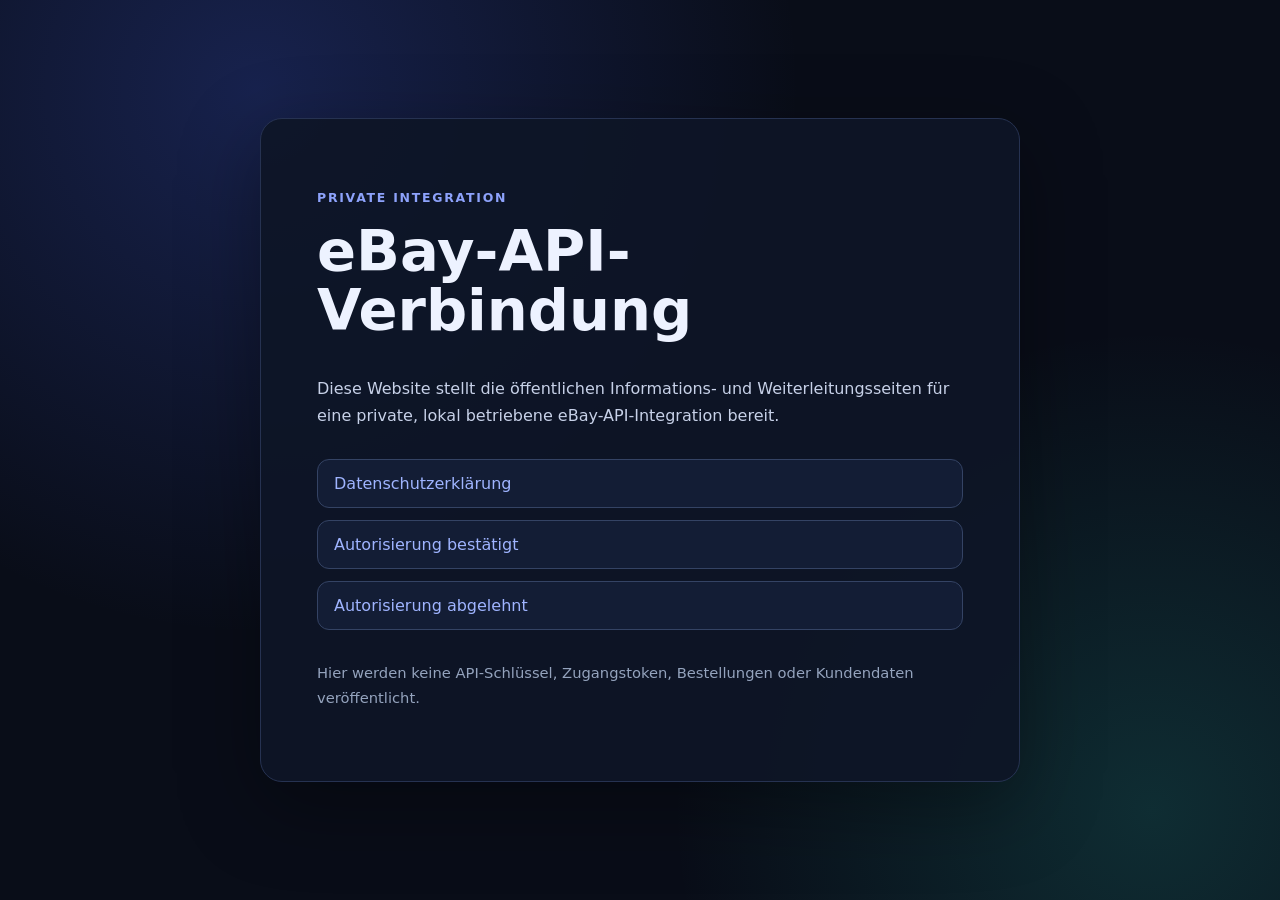
<file: index.html>
<!doctype html>
<html lang="de">
<head>
  <meta charset="utf-8">
  <meta name="viewport" content="width=device-width, initial-scale=1">
  <title>eBay-API-Verbindung</title>
  <link rel="stylesheet" href="style.css">
</head>
<body>
  <main class="card">
    <p class="eyebrow">PRIVATE INTEGRATION</p>
    <h1>eBay-API-Verbindung</h1>
    <p>Diese Website stellt die öffentlichen Informations- und Weiterleitungsseiten für eine private, lokal betriebene eBay-API-Integration bereit.</p>
    <nav>
      <a href="datenschutz/">Datenschutzerklärung</a>
      <a href="erlaubt/">Autorisierung bestätigt</a>
      <a href="abgelehnt/">Autorisierung abgelehnt</a>
    </nav>
    <p class="note">Hier werden keine API-Schlüssel, Zugangstoken, Bestellungen oder Kundendaten veröffentlicht.</p>
  </main>
</body>
</html>
</file>
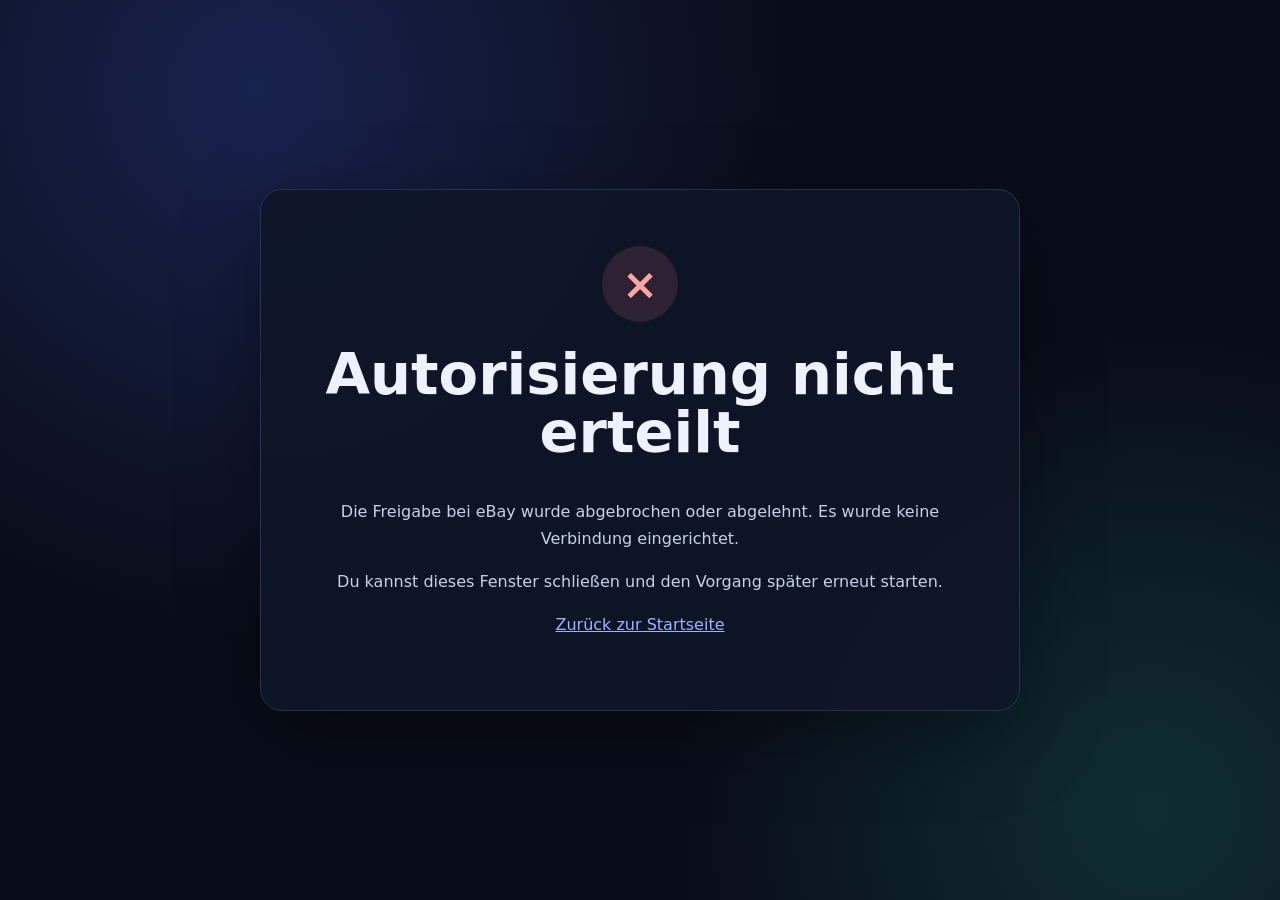
<file: abgelehnt/index.html>
<!doctype html>
<html lang="de">
<head>
  <meta charset="utf-8">
  <meta name="viewport" content="width=device-width, initial-scale=1">
  <title>Autorisierung nicht erteilt</title>
  <link rel="stylesheet" href="../style.css">
</head>
<body>
  <main class="card status declined">
    <div class="symbol" aria-hidden="true">×</div>
    <h1>Autorisierung nicht erteilt</h1>
    <p>Die Freigabe bei eBay wurde abgebrochen oder abgelehnt. Es wurde keine Verbindung eingerichtet.</p>
    <p>Du kannst dieses Fenster schließen und den Vorgang später erneut starten.</p>
    <p><a href="../">Zurück zur Startseite</a></p>
  </main>
</body>
</html>
</file>
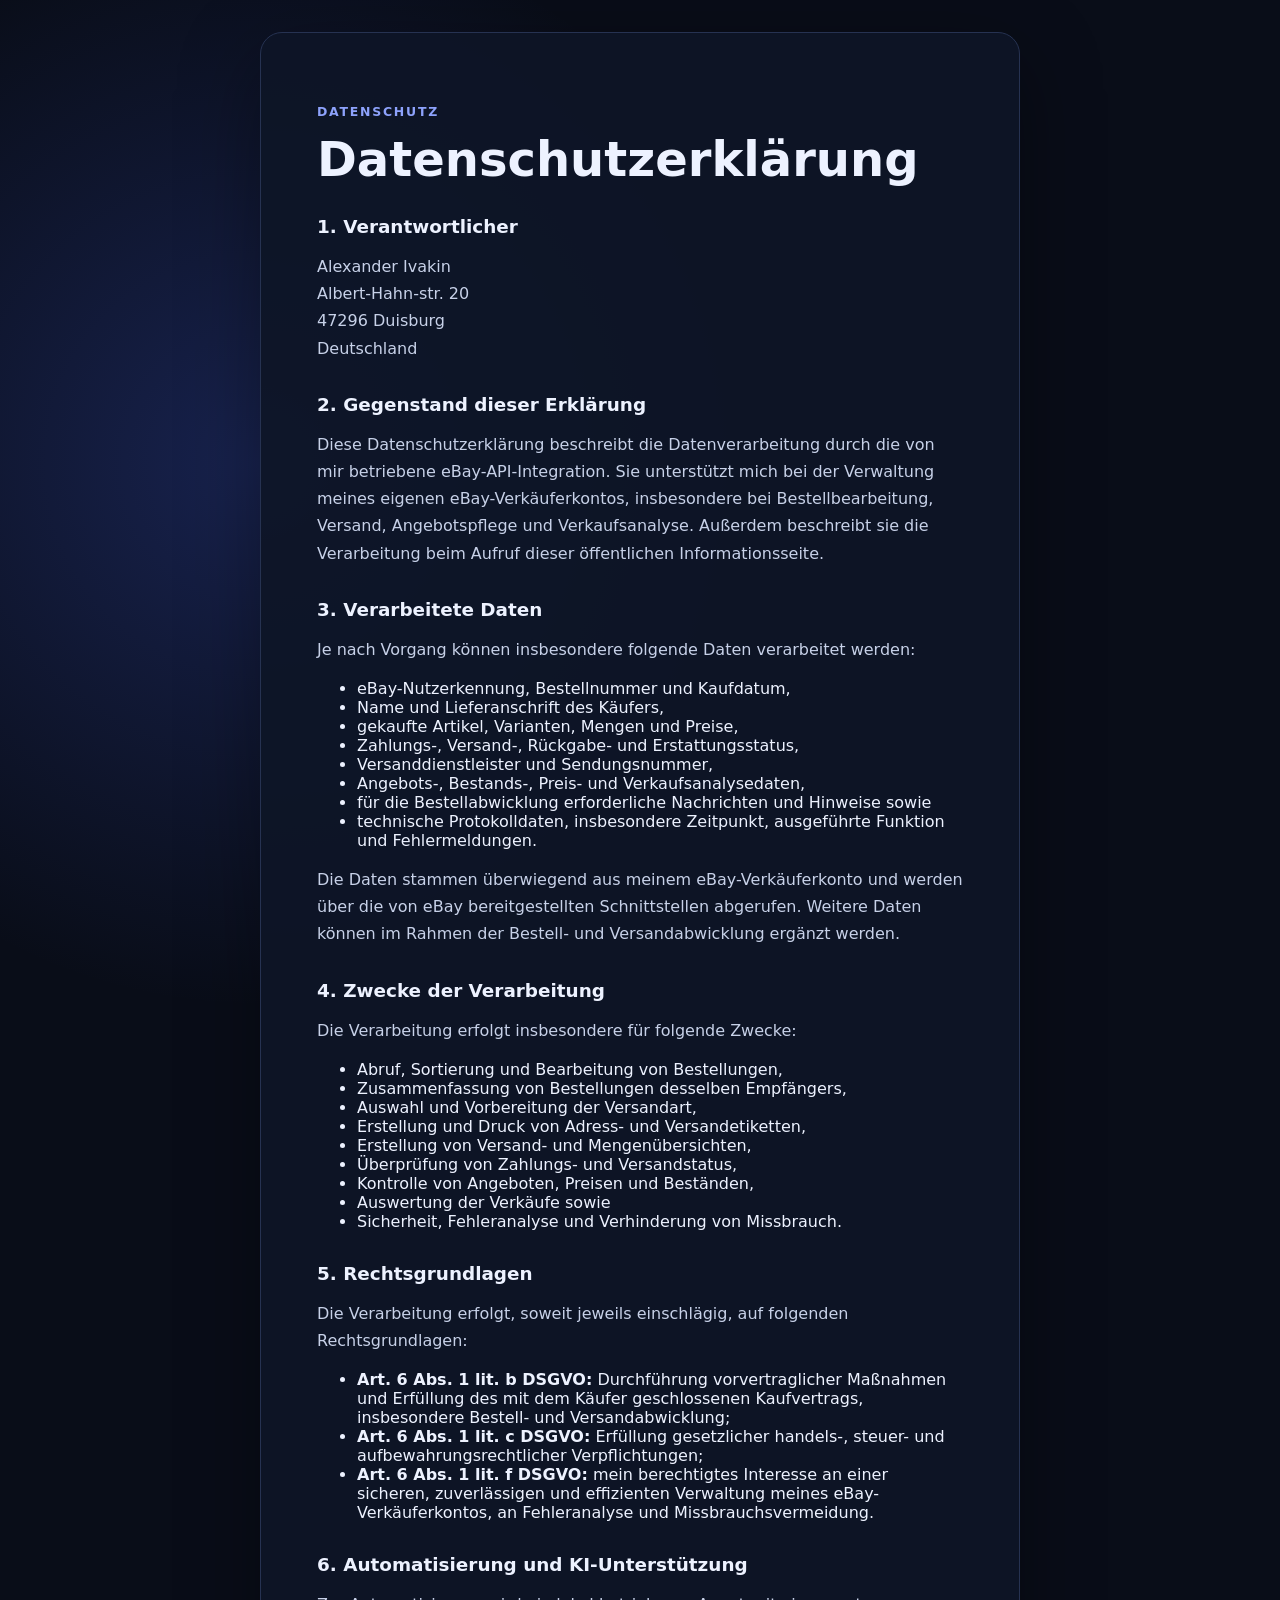
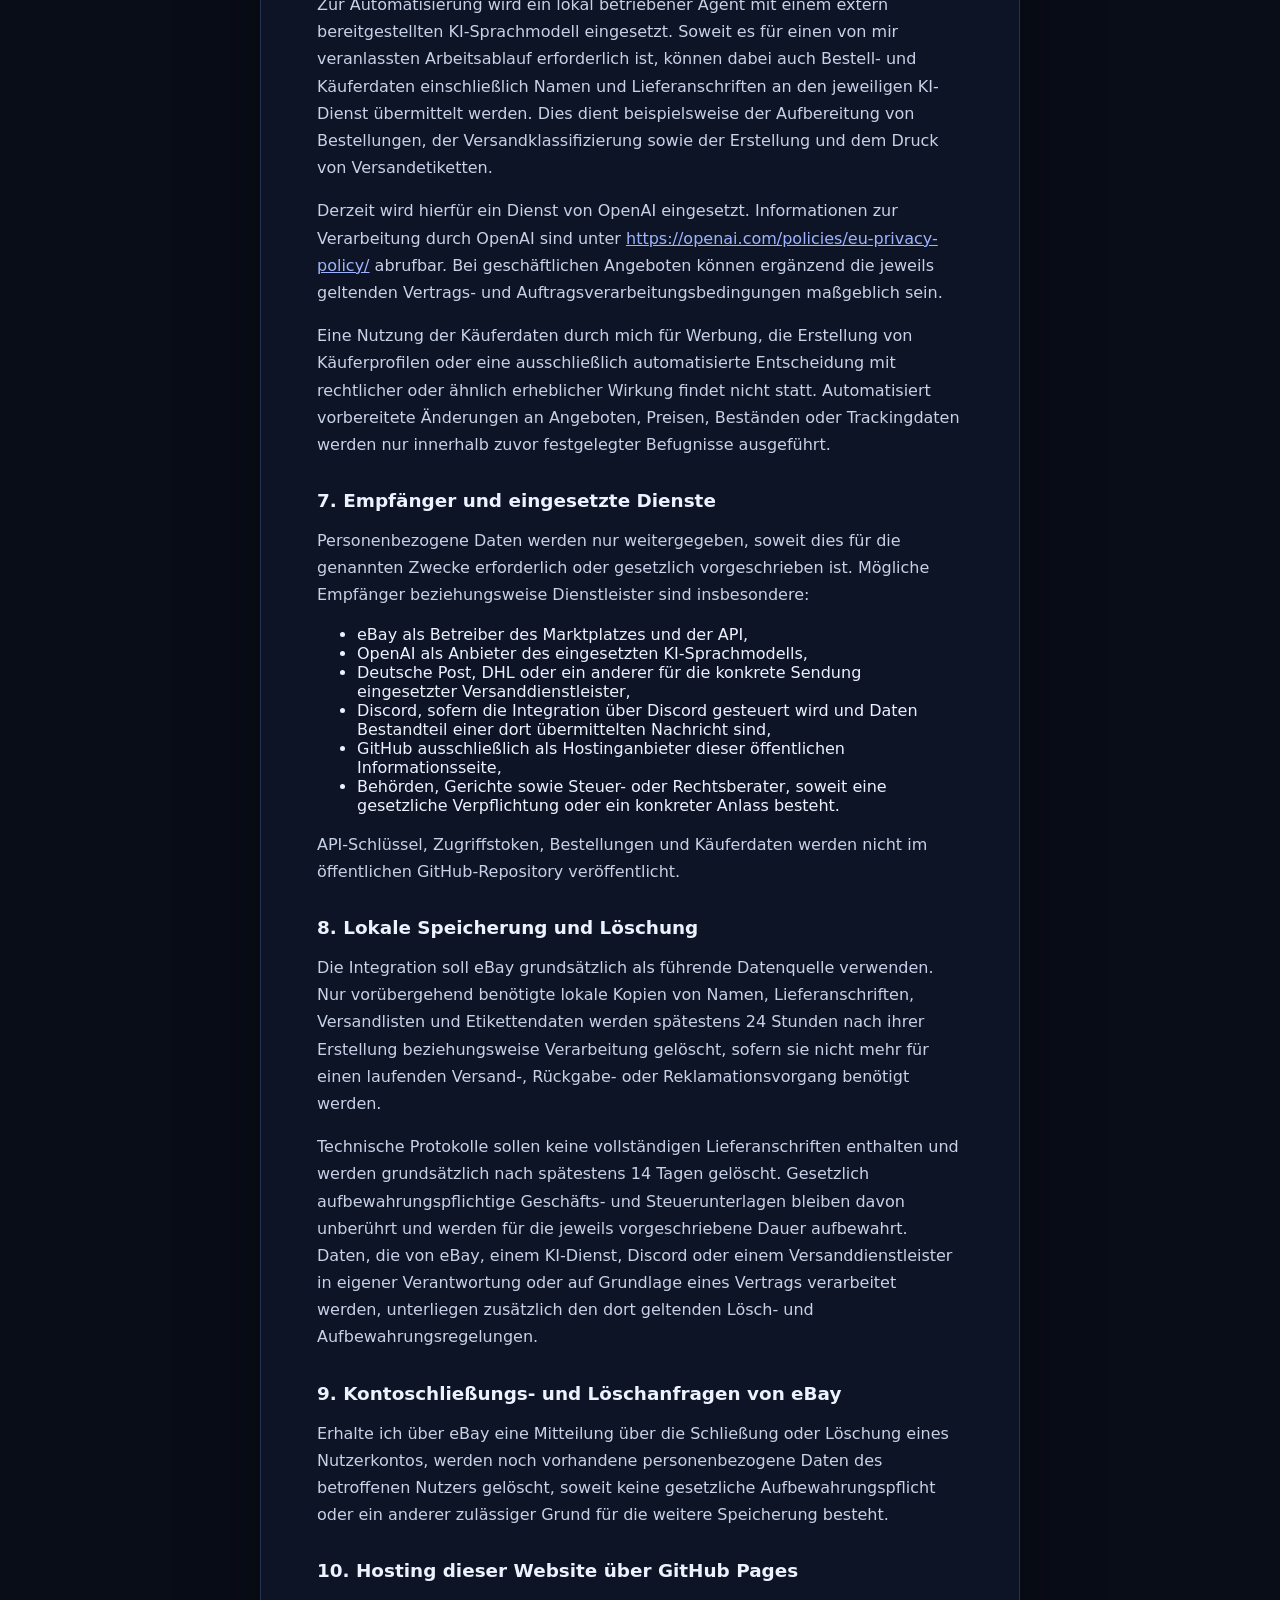
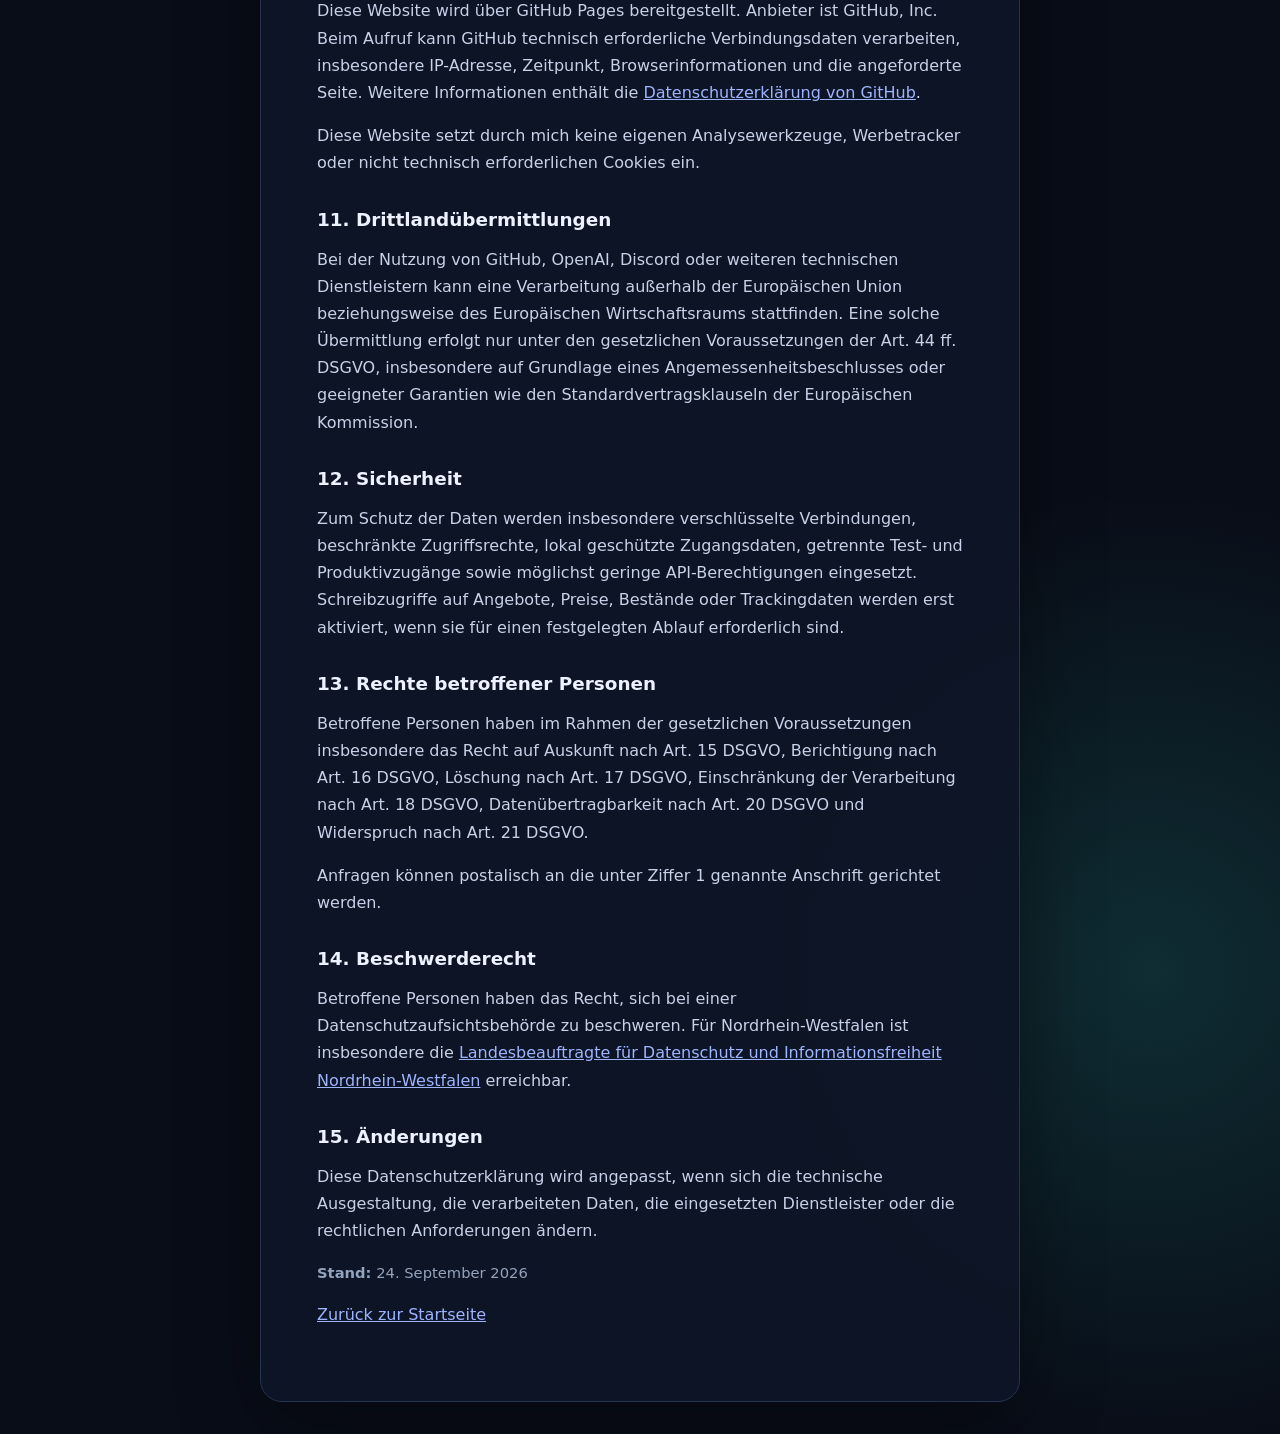
<file: datenschutz/index.html>
<!doctype html>
<html lang="de">
<head>
  <meta charset="utf-8">
  <meta name="viewport" content="width=device-width, initial-scale=1">
  <title>Datenschutzerklärung – eBay-API-Integration</title>
  <link rel="stylesheet" href="../style.css">
</head>
<body>
  <main class="card legal">
    <p class="eyebrow">DATENSCHUTZ</p>
    <h1>Datenschutzerklärung</h1>

    <h2>1. Verantwortlicher</h2>
    <p>
      Alexander Ivakin<br>
      Albert-Hahn-str. 20<br>
      47296 Duisburg<br>
      Deutschland
    </p>

    <h2>2. Gegenstand dieser Erklärung</h2>
    <p>Diese Datenschutzerklärung beschreibt die Datenverarbeitung durch die von mir betriebene eBay-API-Integration. Sie unterstützt mich bei der Verwaltung meines eigenen eBay-Verkäuferkontos, insbesondere bei Bestellbearbeitung, Versand, Angebotspflege und Verkaufsanalyse. Außerdem beschreibt sie die Verarbeitung beim Aufruf dieser öffentlichen Informationsseite.</p>

    <h2>3. Verarbeitete Daten</h2>
    <p>Je nach Vorgang können insbesondere folgende Daten verarbeitet werden:</p>
    <ul>
      <li>eBay-Nutzerkennung, Bestellnummer und Kaufdatum,</li>
      <li>Name und Lieferanschrift des Käufers,</li>
      <li>gekaufte Artikel, Varianten, Mengen und Preise,</li>
      <li>Zahlungs-, Versand-, Rückgabe- und Erstattungsstatus,</li>
      <li>Versanddienstleister und Sendungsnummer,</li>
      <li>Angebots-, Bestands-, Preis- und Verkaufsanalysedaten,</li>
      <li>für die Bestellabwicklung erforderliche Nachrichten und Hinweise sowie</li>
      <li>technische Protokolldaten, insbesondere Zeitpunkt, ausgeführte Funktion und Fehlermeldungen.</li>
    </ul>
    <p>Die Daten stammen überwiegend aus meinem eBay-Verkäuferkonto und werden über die von eBay bereitgestellten Schnittstellen abgerufen. Weitere Daten können im Rahmen der Bestell- und Versandabwicklung ergänzt werden.</p>

    <h2>4. Zwecke der Verarbeitung</h2>
    <p>Die Verarbeitung erfolgt insbesondere für folgende Zwecke:</p>
    <ul>
      <li>Abruf, Sortierung und Bearbeitung von Bestellungen,</li>
      <li>Zusammenfassung von Bestellungen desselben Empfängers,</li>
      <li>Auswahl und Vorbereitung der Versandart,</li>
      <li>Erstellung und Druck von Adress- und Versandetiketten,</li>
      <li>Erstellung von Versand- und Mengenübersichten,</li>
      <li>Überprüfung von Zahlungs- und Versandstatus,</li>
      <li>Kontrolle von Angeboten, Preisen und Beständen,</li>
      <li>Auswertung der Verkäufe sowie</li>
      <li>Sicherheit, Fehleranalyse und Verhinderung von Missbrauch.</li>
    </ul>

    <h2>5. Rechtsgrundlagen</h2>
    <p>Die Verarbeitung erfolgt, soweit jeweils einschlägig, auf folgenden Rechtsgrundlagen:</p>
    <ul>
      <li><strong>Art. 6 Abs. 1 lit. b DSGVO:</strong> Durchführung vorvertraglicher Maßnahmen und Erfüllung des mit dem Käufer geschlossenen Kaufvertrags, insbesondere Bestell- und Versandabwicklung;</li>
      <li><strong>Art. 6 Abs. 1 lit. c DSGVO:</strong> Erfüllung gesetzlicher handels-, steuer- und aufbewahrungsrechtlicher Verpflichtungen;</li>
      <li><strong>Art. 6 Abs. 1 lit. f DSGVO:</strong> mein berechtigtes Interesse an einer sicheren, zuverlässigen und effizienten Verwaltung meines eBay-Verkäuferkontos, an Fehleranalyse und Missbrauchsvermeidung.</li>
    </ul>

    <h2>6. Automatisierung und KI-Unterstützung</h2>
    <p>Zur Automatisierung wird ein lokal betriebener Agent mit einem extern bereitgestellten KI-Sprachmodell eingesetzt. Soweit es für einen von mir veranlassten Arbeitsablauf erforderlich ist, können dabei auch Bestell- und Käuferdaten einschließlich Namen und Lieferanschriften an den jeweiligen KI-Dienst übermittelt werden. Dies dient beispielsweise der Aufbereitung von Bestellungen, der Versandklassifizierung sowie der Erstellung und dem Druck von Versandetiketten.</p>
    <p>Derzeit wird hierfür ein Dienst von OpenAI eingesetzt. Informationen zur Verarbeitung durch OpenAI sind unter <a href="https://openai.com/policies/eu-privacy-policy/">https://openai.com/policies/eu-privacy-policy/</a> abrufbar. Bei geschäftlichen Angeboten können ergänzend die jeweils geltenden Vertrags- und Auftragsverarbeitungsbedingungen maßgeblich sein.</p>
    <p>Eine Nutzung der Käuferdaten durch mich für Werbung, die Erstellung von Käuferprofilen oder eine ausschließlich automatisierte Entscheidung mit rechtlicher oder ähnlich erheblicher Wirkung findet nicht statt. Automatisiert vorbereitete Änderungen an Angeboten, Preisen, Beständen oder Trackingdaten werden nur innerhalb zuvor festgelegter Befugnisse ausgeführt.</p>

    <h2>7. Empfänger und eingesetzte Dienste</h2>
    <p>Personenbezogene Daten werden nur weitergegeben, soweit dies für die genannten Zwecke erforderlich oder gesetzlich vorgeschrieben ist. Mögliche Empfänger beziehungsweise Dienstleister sind insbesondere:</p>
    <ul>
      <li>eBay als Betreiber des Marktplatzes und der API,</li>
      <li>OpenAI als Anbieter des eingesetzten KI-Sprachmodells,</li>
      <li>Deutsche Post, DHL oder ein anderer für die konkrete Sendung eingesetzter Versanddienstleister,</li>
      <li>Discord, sofern die Integration über Discord gesteuert wird und Daten Bestandteil einer dort übermittelten Nachricht sind,</li>
      <li>GitHub ausschließlich als Hostinganbieter dieser öffentlichen Informationsseite,</li>
      <li>Behörden, Gerichte sowie Steuer- oder Rechtsberater, soweit eine gesetzliche Verpflichtung oder ein konkreter Anlass besteht.</li>
    </ul>
    <p>API-Schlüssel, Zugriffstoken, Bestellungen und Käuferdaten werden nicht im öffentlichen GitHub-Repository veröffentlicht.</p>

    <h2>8. Lokale Speicherung und Löschung</h2>
    <p>Die Integration soll eBay grundsätzlich als führende Datenquelle verwenden. Nur vorübergehend benötigte lokale Kopien von Namen, Lieferanschriften, Versandlisten und Etikettendaten werden spätestens 24 Stunden nach ihrer Erstellung beziehungsweise Verarbeitung gelöscht, sofern sie nicht mehr für einen laufenden Versand-, Rückgabe- oder Reklamationsvorgang benötigt werden.</p>
    <p>Technische Protokolle sollen keine vollständigen Lieferanschriften enthalten und werden grundsätzlich nach spätestens 14 Tagen gelöscht. Gesetzlich aufbewahrungspflichtige Geschäfts- und Steuerunterlagen bleiben davon unberührt und werden für die jeweils vorgeschriebene Dauer aufbewahrt. Daten, die von eBay, einem KI-Dienst, Discord oder einem Versanddienstleister in eigener Verantwortung oder auf Grundlage eines Vertrags verarbeitet werden, unterliegen zusätzlich den dort geltenden Lösch- und Aufbewahrungsregelungen.</p>

    <h2>9. Kontoschließungs- und Löschanfragen von eBay</h2>
    <p>Erhalte ich über eBay eine Mitteilung über die Schließung oder Löschung eines Nutzerkontos, werden noch vorhandene personenbezogene Daten des betroffenen Nutzers gelöscht, soweit keine gesetzliche Aufbewahrungspflicht oder ein anderer zulässiger Grund für die weitere Speicherung besteht.</p>

    <h2>10. Hosting dieser Website über GitHub Pages</h2>
    <p>Diese Website wird über GitHub Pages bereitgestellt. Anbieter ist GitHub, Inc. Beim Aufruf kann GitHub technisch erforderliche Verbindungsdaten verarbeiten, insbesondere IP-Adresse, Zeitpunkt, Browserinformationen und die angeforderte Seite. Weitere Informationen enthält die <a href="https://docs.github.com/de/site-policy/privacy-policies/github-general-privacy-statement">Datenschutzerklärung von GitHub</a>.</p>
    <p>Diese Website setzt durch mich keine eigenen Analysewerkzeuge, Werbetracker oder nicht technisch erforderlichen Cookies ein.</p>

    <h2>11. Drittlandübermittlungen</h2>
    <p>Bei der Nutzung von GitHub, OpenAI, Discord oder weiteren technischen Dienstleistern kann eine Verarbeitung außerhalb der Europäischen Union beziehungsweise des Europäischen Wirtschaftsraums stattfinden. Eine solche Übermittlung erfolgt nur unter den gesetzlichen Voraussetzungen der Art. 44 ff. DSGVO, insbesondere auf Grundlage eines Angemessenheitsbeschlusses oder geeigneter Garantien wie den Standardvertragsklauseln der Europäischen Kommission.</p>

    <h2>12. Sicherheit</h2>
    <p>Zum Schutz der Daten werden insbesondere verschlüsselte Verbindungen, beschränkte Zugriffsrechte, lokal geschützte Zugangsdaten, getrennte Test- und Produktivzugänge sowie möglichst geringe API-Berechtigungen eingesetzt. Schreibzugriffe auf Angebote, Preise, Bestände oder Trackingdaten werden erst aktiviert, wenn sie für einen festgelegten Ablauf erforderlich sind.</p>

    <h2>13. Rechte betroffener Personen</h2>
    <p>Betroffene Personen haben im Rahmen der gesetzlichen Voraussetzungen insbesondere das Recht auf Auskunft nach Art. 15 DSGVO, Berichtigung nach Art. 16 DSGVO, Löschung nach Art. 17 DSGVO, Einschränkung der Verarbeitung nach Art. 18 DSGVO, Datenübertragbarkeit nach Art. 20 DSGVO und Widerspruch nach Art. 21 DSGVO.</p>
    <p>Anfragen können postalisch an die unter Ziffer 1 genannte Anschrift gerichtet werden.</p>

    <h2>14. Beschwerderecht</h2>
    <p>Betroffene Personen haben das Recht, sich bei einer Datenschutzaufsichtsbehörde zu beschweren. Für Nordrhein-Westfalen ist insbesondere die <a href="https://www.ldi.nrw.de/beschwerde">Landesbeauftragte für Datenschutz und Informationsfreiheit Nordrhein-Westfalen</a> erreichbar.</p>

    <h2>15. Änderungen</h2>
    <p>Diese Datenschutzerklärung wird angepasst, wenn sich die technische Ausgestaltung, die verarbeiteten Daten, die eingesetzten Dienstleister oder die rechtlichen Anforderungen ändern.</p>

    <p class="note"><strong>Stand:</strong> 24. September 2026</p>
    <p><a href="../">Zurück zur Startseite</a></p>
  </main>
</body>
</html>
</file>
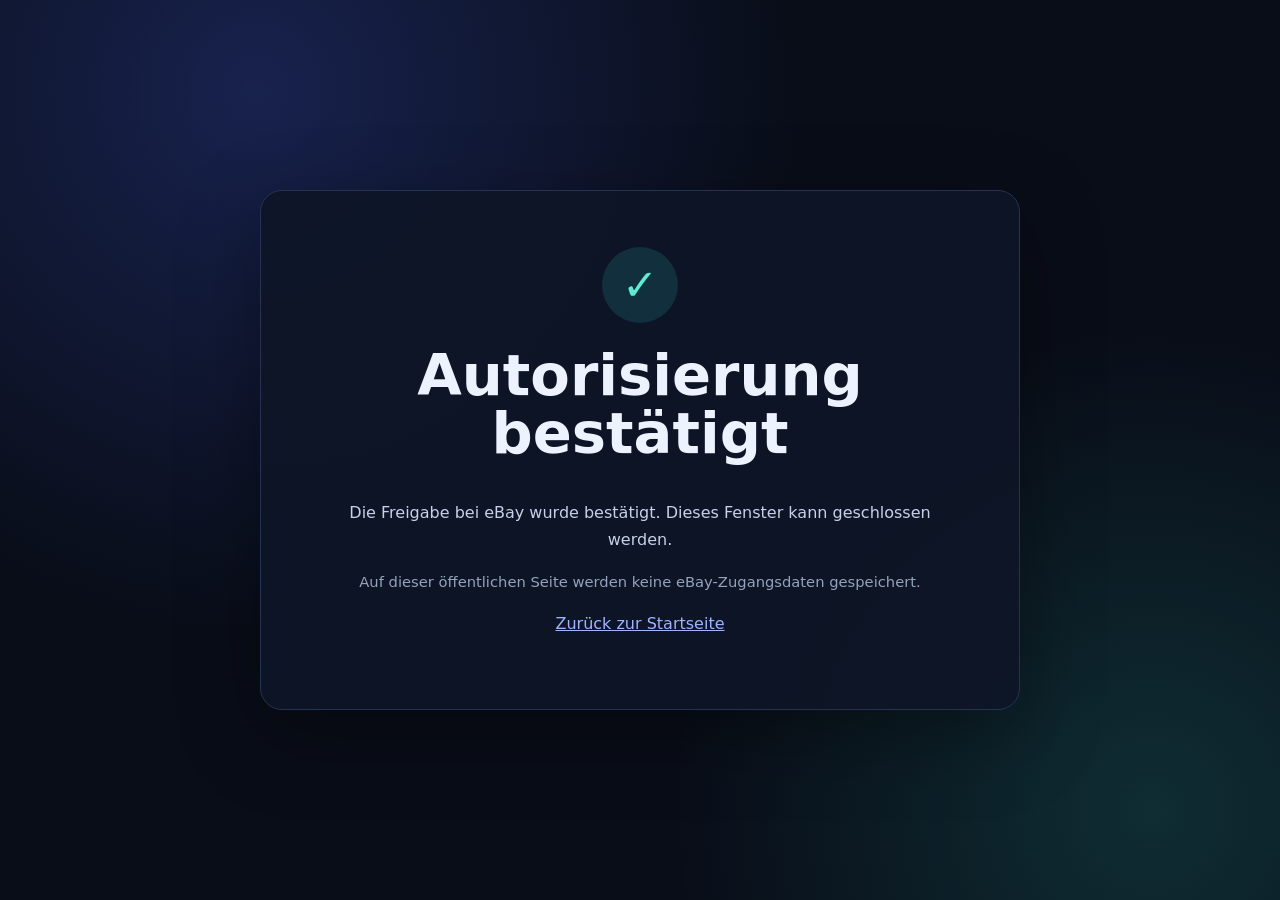
<file: erlaubt/index.html>
<!doctype html>
<html lang="de">
<head>
  <meta charset="utf-8">
  <meta name="viewport" content="width=device-width, initial-scale=1">
  <title>Autorisierung bestätigt</title>
  <link rel="stylesheet" href="../style.css">
</head>
<body>
  <main class="card status success">
    <div class="symbol" aria-hidden="true">✓</div>
    <h1>Autorisierung bestätigt</h1>
    <p>Die Freigabe bei eBay wurde bestätigt. Dieses Fenster kann geschlossen werden.</p>
    <p class="note">Auf dieser öffentlichen Seite werden keine eBay-Zugangsdaten gespeichert.</p>
    <p><a href="../">Zurück zur Startseite</a></p>
  </main>
</body>
</html>
</file>
<file: style.css>
:root {
  color-scheme: dark;
  font-family: Inter, ui-sans-serif, system-ui, -apple-system, BlinkMacSystemFont, "Segoe UI", sans-serif;
  background: #090d18;
  color: #edf2ff;
}
* { box-sizing: border-box; }
body {
  min-height: 100vh;
  margin: 0;
  display: grid;
  place-items: center;
  padding: 32px 18px;
  background:
    radial-gradient(circle at 20% 10%, rgba(67, 97, 238, .25), transparent 34rem),
    radial-gradient(circle at 90% 90%, rgba(45, 212, 191, .16), transparent 30rem),
    #090d18;
}
.card {
  width: min(760px, 100%);
  padding: clamp(28px, 5vw, 56px);
  border: 1px solid #263251;
  border-radius: 22px;
  background: rgba(14, 21, 38, .92);
  box-shadow: 0 24px 80px rgba(0, 0, 0, .35);
}
.eyebrow { color: #8da2fb; font-weight: 800; letter-spacing: .14em; font-size: .78rem; }
h1 { margin: .25em 0 .6em; font-size: clamp(2rem, 7vw, 3.6rem); line-height: 1.02; }
h2 { margin-top: 2rem; font-size: 1.15rem; }
p { color: #c7d1e8; line-height: 1.7; }
a { color: #9fb4ff; }
nav { display: grid; gap: 12px; margin: 30px 0; }
nav a {
  padding: 14px 16px;
  border: 1px solid #344364;
  border-radius: 12px;
  text-decoration: none;
  background: #131d35;
}
nav a:hover { border-color: #7892f5; background: #182544; }
.note { color: #94a3bd; font-size: .92rem; }
.warning {
  margin: 24px 0;
  padding: 16px;
  border-left: 4px solid #f59e0b;
  background: rgba(245, 158, 11, .12);
  color: #fde7b0;
}
.status { text-align: center; }
.symbol {
  display: grid;
  place-items: center;
  width: 76px;
  height: 76px;
  margin: 0 auto 24px;
  border-radius: 50%;
  font-size: 2.7rem;
  font-weight: 800;
}
.success .symbol { color: #5eead4; background: rgba(45, 212, 191, .14); }
.declined .symbol { color: #fca5a5; background: rgba(248, 113, 113, .14); }
.legal h1 { font-size: clamp(2rem, 6vw, 3rem); }
</file>
